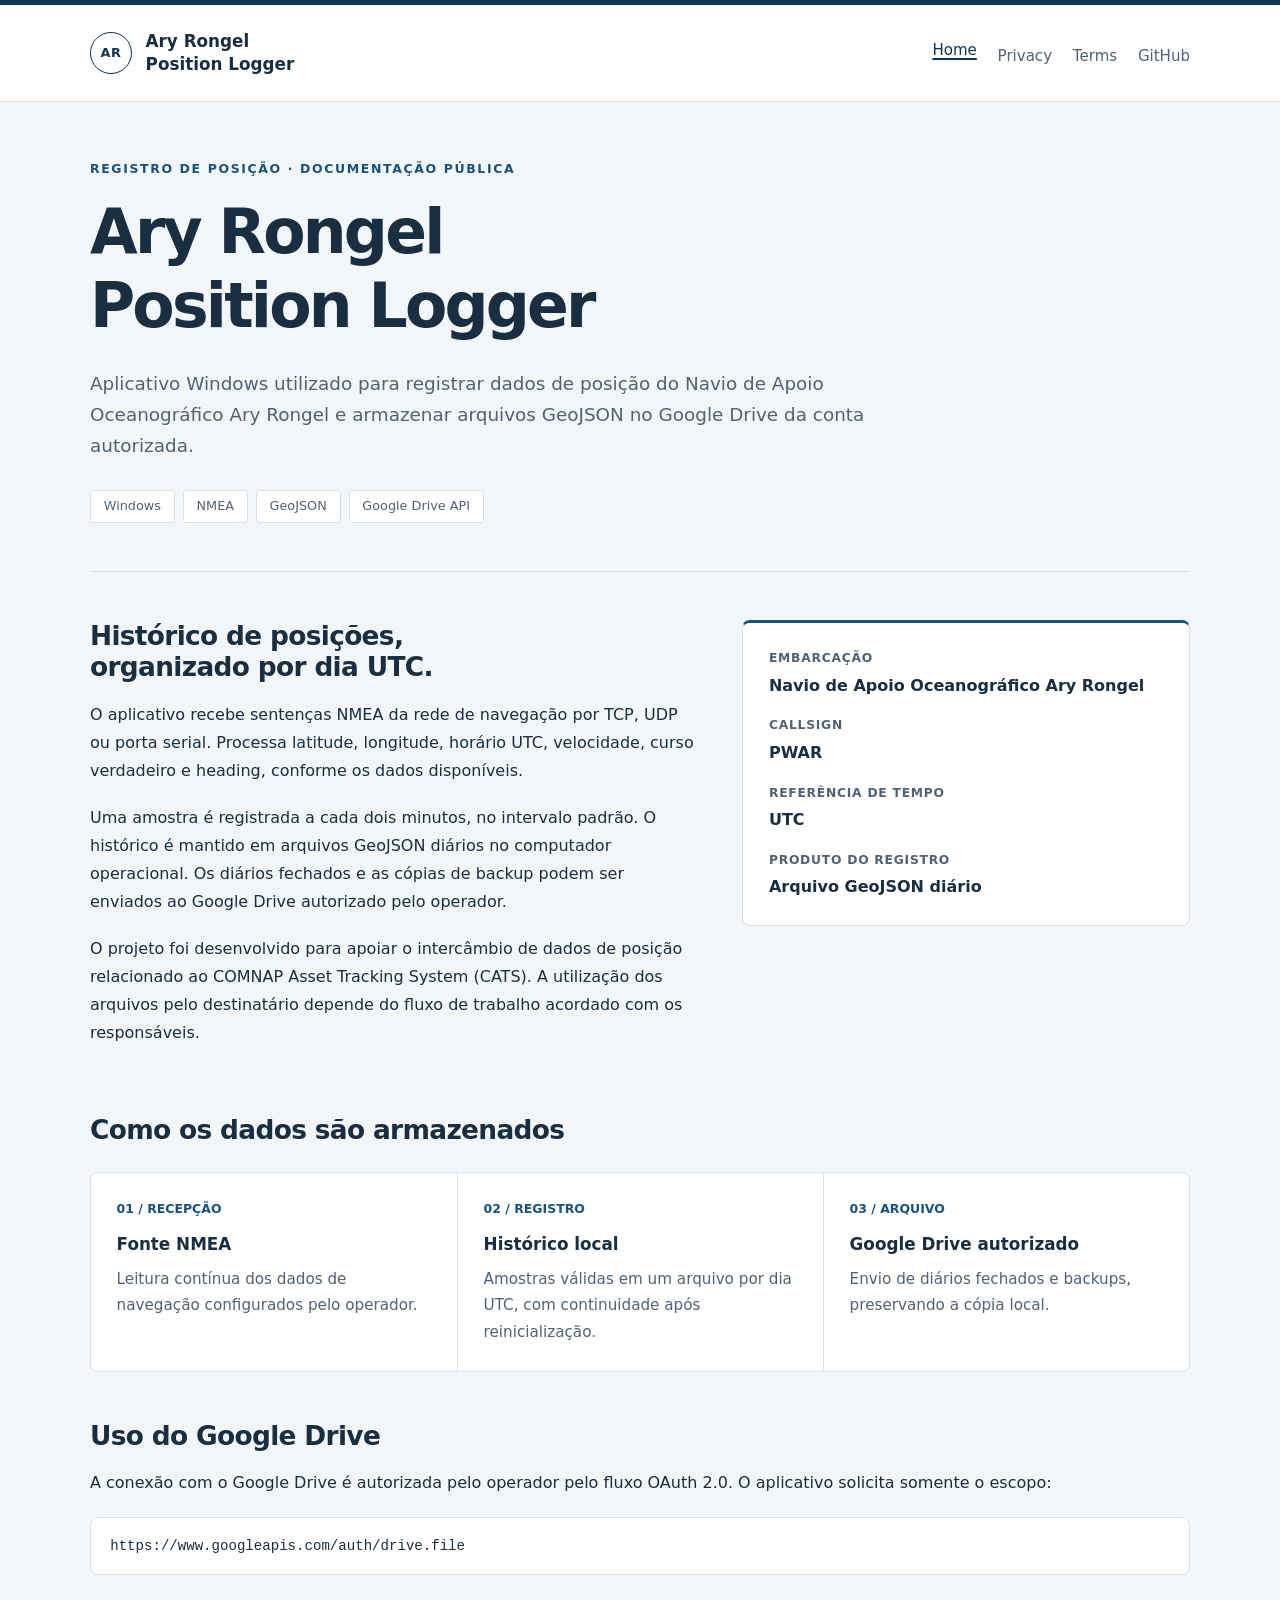
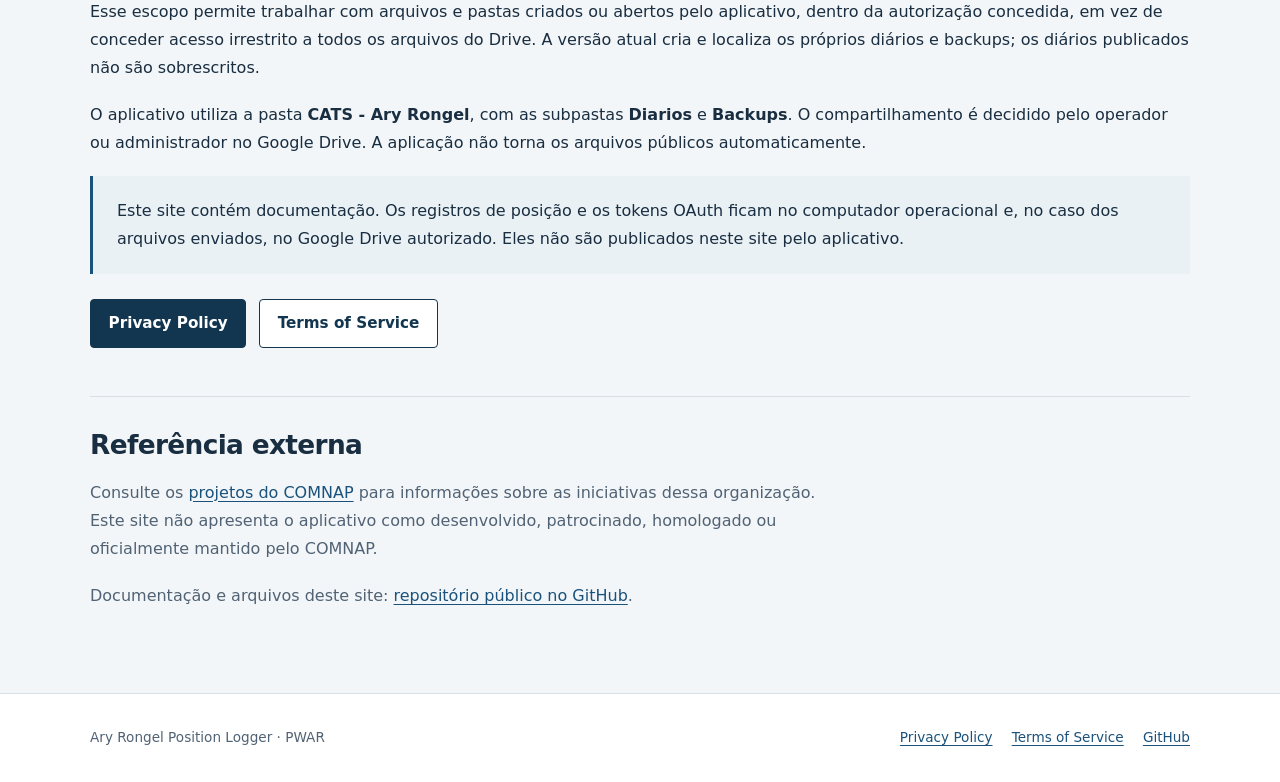
<file: index.html>
<!doctype html>
<html lang="pt-BR">
<head>
  <meta charset="utf-8">
  <meta name="viewport" content="width=device-width, initial-scale=1">
  <meta name="description" content="Documentação pública do Ary Rongel Position Logger: registro de posição NMEA, arquivos GeoJSON e armazenamento autorizado no Google Drive.">
  <title>Ary Rongel Position Logger</title>
  <link rel="stylesheet" href="styles.css">
</head>
<body>
  <a class="skip-link" href="#main">Ir para o conteúdo</a>
  <header class="site-header">
    <div class="container header-inner">
      <a class="brand" href="./"><span class="brand-mark" aria-hidden="true">AR</span><span>Ary Rongel<br>Position Logger</span></a>
      <nav aria-label="Navegação principal">
        <ul>
          <li><a href="./" aria-current="page">Home</a></li>
          <li><a href="privacy.html">Privacy</a></li>
          <li><a href="terms.html">Terms</a></li>
          <li><a href="https://github.com/Vtmathias/ary-rongel-position-logger-site">GitHub</a></li>
        </ul>
      </nav>
    </div>
  </header>
  <main id="main" class="container">
    <section class="hero" aria-labelledby="title">
      <p class="eyebrow">Registro de posição · documentação pública</p>
      <h1 id="title">Ary Rongel Position Logger</h1>
      <p class="lead">Aplicativo Windows utilizado para registrar dados de posição do Navio de Apoio Oceanográfico Ary Rongel e armazenar arquivos GeoJSON no Google Drive da conta autorizada.</p>
      <div class="tags" aria-label="Características"><span class="tag">Windows</span><span class="tag">NMEA</span><span class="tag">GeoJSON</span><span class="tag">Google Drive API</span></div>
    </section>

    <section class="section split" aria-labelledby="about">
      <div>
        <h2 id="about">Histórico de posições, organizado por dia UTC.</h2>
        <p>O aplicativo recebe sentenças NMEA da rede de navegação por TCP, UDP ou porta serial. Processa latitude, longitude, horário UTC, velocidade, curso verdadeiro e heading, conforme os dados disponíveis.</p>
        <p>Uma amostra é registrada a cada dois minutos, no intervalo padrão. O histórico é mantido em arquivos GeoJSON diários no computador operacional. Os diários fechados e as cópias de backup podem ser enviados ao Google Drive autorizado pelo operador.</p>
        <p>O projeto foi desenvolvido para apoiar o intercâmbio de dados de posição relacionado ao COMNAP Asset Tracking System (CATS). A utilização dos arquivos pelo destinatário depende do fluxo de trabalho acordado com os responsáveis.</p>
      </div>
      <dl class="identity">
        <dt>Embarcação</dt><dd>Navio de Apoio Oceanográfico Ary Rongel</dd>
        <dt>Callsign</dt><dd>PWAR</dd>
        <dt>Referência de tempo</dt><dd>UTC</dd>
        <dt>Produto do registro</dt><dd>Arquivo GeoJSON diário</dd>
      </dl>
    </section>

    <section class="section" aria-labelledby="workflow">
      <h2 id="workflow">Como os dados são armazenados</h2>
      <ol class="steps">
        <li><span class="step-number">01 / RECEPÇÃO</span><h3>Fonte NMEA</h3><p>Leitura contínua dos dados de navegação configurados pelo operador.</p></li>
        <li><span class="step-number">02 / REGISTRO</span><h3>Histórico local</h3><p>Amostras válidas em um arquivo por dia UTC, com continuidade após reinicialização.</p></li>
        <li><span class="step-number">03 / ARQUIVO</span><h3>Google Drive autorizado</h3><p>Envio de diários fechados e backups, preservando a cópia local.</p></li>
      </ol>
    </section>

    <section class="section" aria-labelledby="drive">
      <h2 id="drive">Uso do Google Drive</h2>
      <p>A conexão com o Google Drive é autorizada pelo operador pelo fluxo OAuth 2.0. O aplicativo solicita somente o escopo:</p>
      <code class="scope">https://www.googleapis.com/auth/drive.file</code>
      <p>Esse escopo permite trabalhar com arquivos e pastas criados ou abertos pelo aplicativo, dentro da autorização concedida, em vez de conceder acesso irrestrito a todos os arquivos do Drive. A versão atual cria e localiza os próprios diários e backups; os diários publicados não são sobrescritos.</p>
      <p>O aplicativo utiliza a pasta <strong>CATS - Ary Rongel</strong>, com as subpastas <strong>Diarios</strong> e <strong>Backups</strong>. O compartilhamento é decidido pelo operador ou administrador no Google Drive. A aplicação não torna os arquivos públicos automaticamente.</p>
      <div class="note"><p>Este site contém documentação. Os registros de posição e os tokens OAuth ficam no computador operacional e, no caso dos arquivos enviados, no Google Drive autorizado. Eles não são publicados neste site pelo aplicativo.</p></div>
      <div class="policy-links">
        <a class="button" href="privacy.html" lang="en">Privacy Policy</a>
        <a class="button secondary" href="terms.html" lang="en">Terms of Service</a>
      </div>
    </section>

    <section class="reference" aria-labelledby="reference">
      <h2 id="reference">Referência externa</h2>
      <p>Consulte os <a href="https://www.comnap.aq/projects">projetos do COMNAP</a> para informações sobre as iniciativas dessa organização. Este site não apresenta o aplicativo como desenvolvido, patrocinado, homologado ou oficialmente mantido pelo COMNAP.</p>
      <p>Documentação e arquivos deste site: <a href="https://github.com/Vtmathias/ary-rongel-position-logger-site">repositório público no GitHub</a>.</p>
    </section>
  </main>
  <footer class="site-footer">
    <div class="container footer-inner">
      <p>Ary Rongel Position Logger · PWAR</p>
      <div class="footer-links"><a href="privacy.html" lang="en">Privacy Policy</a><a href="terms.html" lang="en">Terms of Service</a><a href="https://github.com/Vtmathias/ary-rongel-position-logger-site">GitHub</a></div>
    </div>
  </footer>
</body>
</html>
</file>
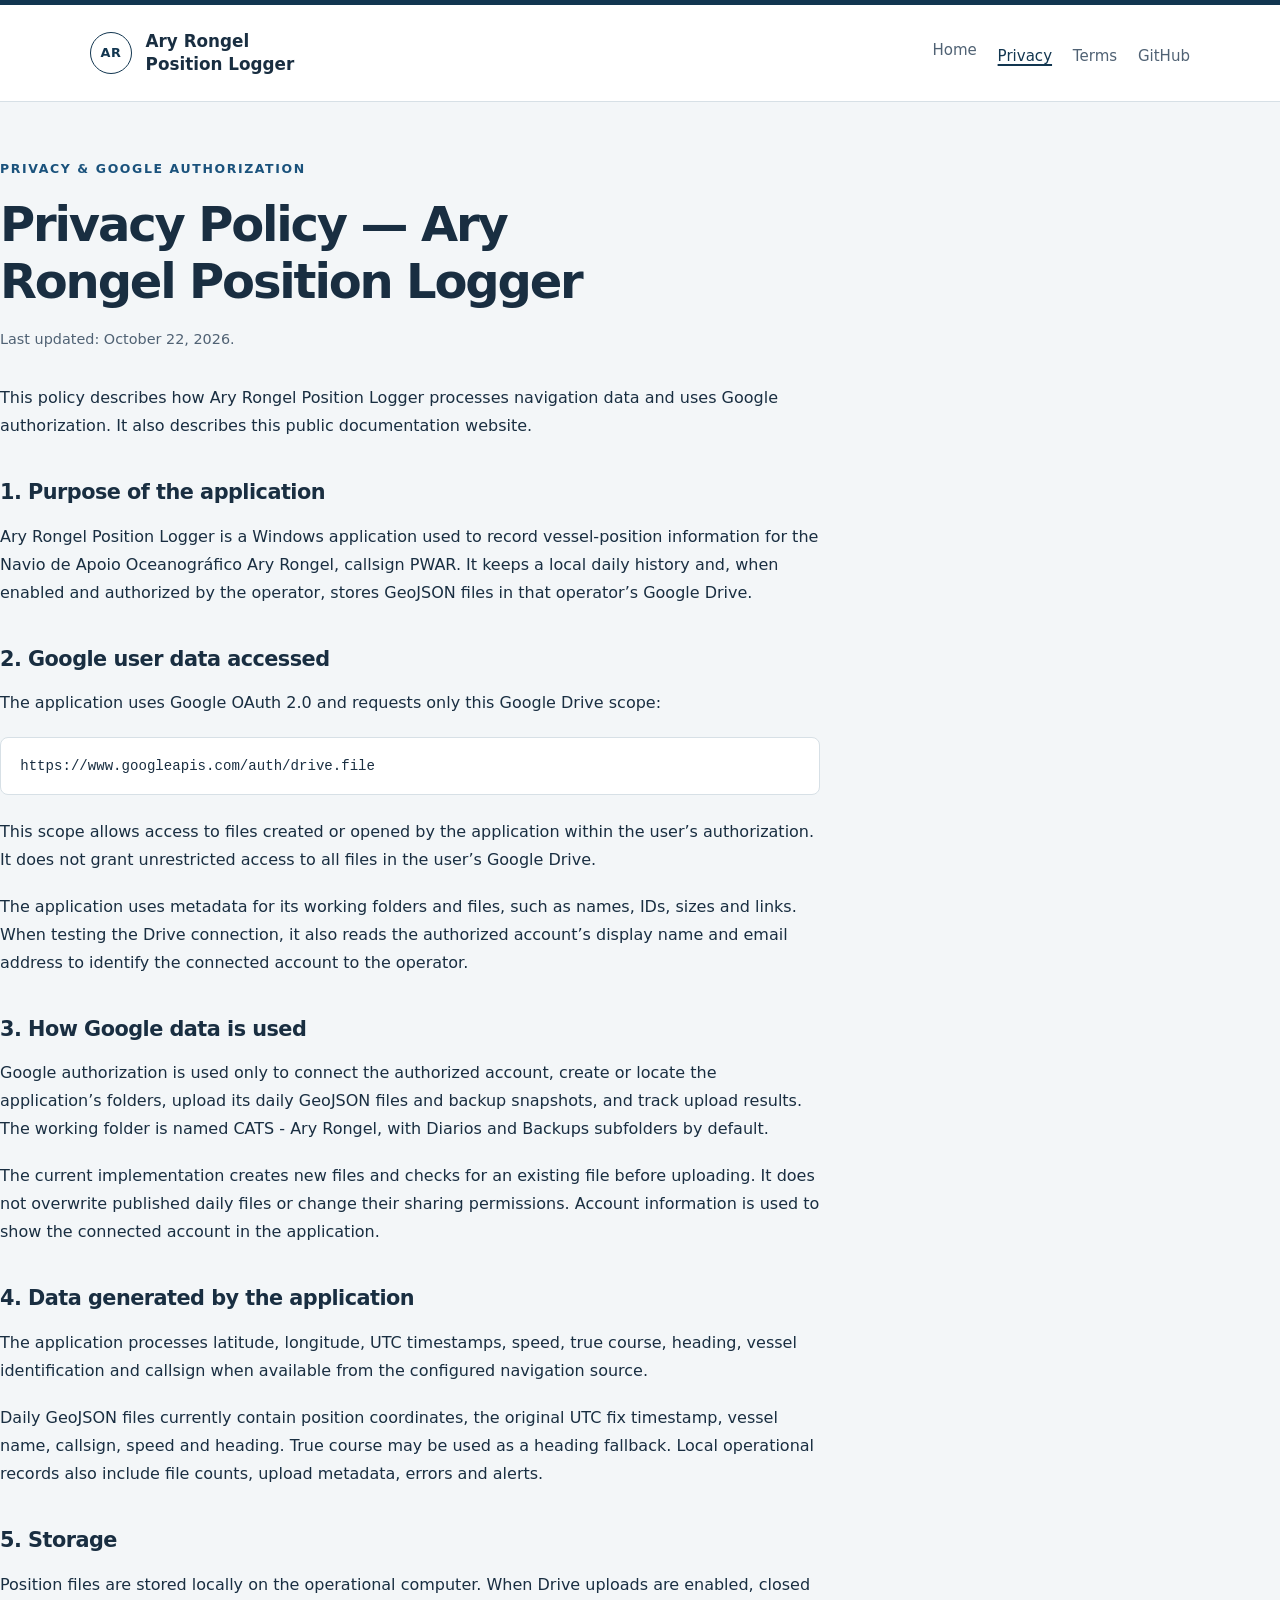
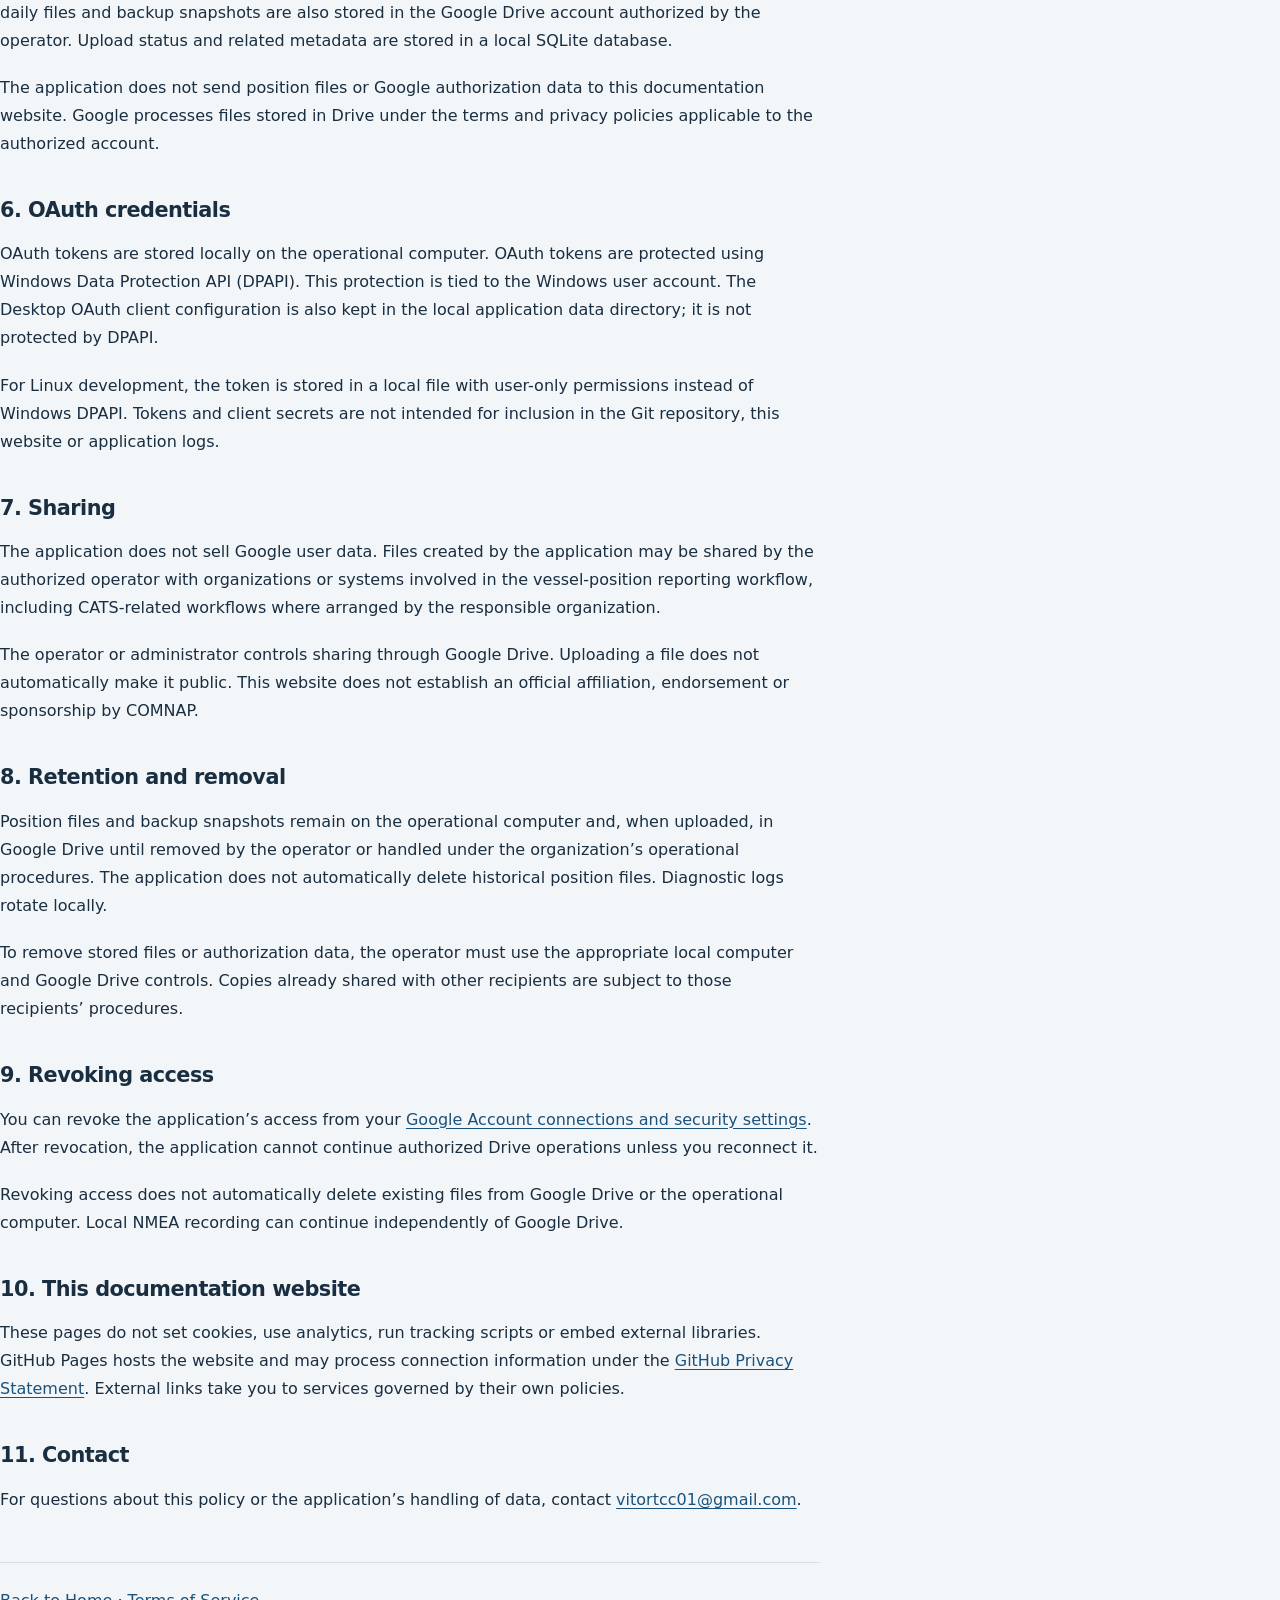
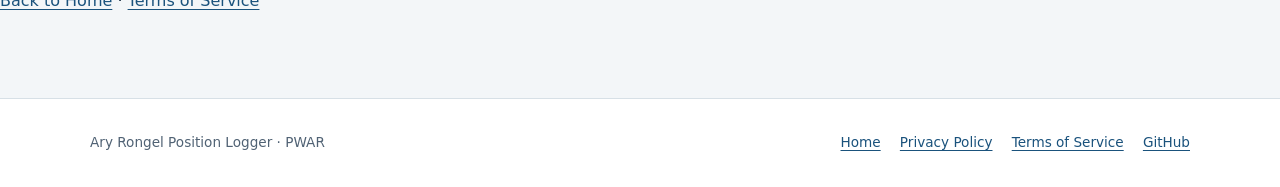
<file: privacy.html>
<!doctype html>
<html lang="en">
<head>
  <meta charset="utf-8">
  <meta name="viewport" content="width=device-width, initial-scale=1">
  <meta name="description" content="Privacy Policy for Ary Rongel Position Logger, including Google Drive access, local OAuth token protection, retention and operator-controlled sharing.">
  <title>Privacy Policy — Ary Rongel Position Logger</title>
  <link rel="stylesheet" href="styles.css">
</head>
<body>
  <a class="skip-link" href="#main">Skip to content</a>
  <header class="site-header">
    <div class="container header-inner">
      <a class="brand" href="./"><span class="brand-mark" aria-hidden="true">AR</span><span>Ary Rongel<br>Position Logger</span></a>
      <nav aria-label="Main navigation"><ul><li><a href="./">Home</a></li><li><a href="privacy.html" aria-current="page">Privacy</a></li><li><a href="terms.html">Terms</a></li><li><a href="https://github.com/Vtmathias/ary-rongel-position-logger-site">GitHub</a></li></ul></nav>
    </div>
  </header>
  <main id="main" class="document">
    <p class="eyebrow">Privacy &amp; Google authorization</p>
    <h1>Privacy Policy — Ary Rongel Position Logger</h1>
    <p class="date">Last updated: October 22, 2026.</p>
    <p>This policy describes how Ary Rongel Position Logger processes navigation data and uses Google authorization. It also describes this public documentation website.</p>

    <section aria-labelledby="purpose"><h2 id="purpose">1. Purpose of the application</h2>
      <p>Ary Rongel Position Logger is a Windows application used to record vessel-position information for the Navio de Apoio Oceanográfico Ary Rongel, callsign PWAR. It keeps a local daily history and, when enabled and authorized by the operator, stores GeoJSON files in that operator’s Google Drive.</p>
    </section>
    <section aria-labelledby="google-data"><h2 id="google-data">2. Google user data accessed</h2>
      <p>The application uses Google OAuth 2.0 and requests only this Google Drive scope:</p>
      <code class="scope">https://www.googleapis.com/auth/drive.file</code>
      <p>This scope allows access to files created or opened by the application within the user’s authorization. It does not grant unrestricted access to all files in the user’s Google Drive.</p>
      <p>The application uses metadata for its working folders and files, such as names, IDs, sizes and links. When testing the Drive connection, it also reads the authorized account’s display name and email address to identify the connected account to the operator.</p>
    </section>
    <section aria-labelledby="use"><h2 id="use">3. How Google data is used</h2>
      <p>Google authorization is used only to connect the authorized account, create or locate the application’s folders, upload its daily GeoJSON files and backup snapshots, and track upload results. The working folder is named CATS - Ary Rongel, with Diarios and Backups subfolders by default.</p>
      <p>The current implementation creates new files and checks for an existing file before uploading. It does not overwrite published daily files or change their sharing permissions. Account information is used to show the connected account in the application.</p>
    </section>
    <section aria-labelledby="generated"><h2 id="generated">4. Data generated by the application</h2>
      <p>The application processes latitude, longitude, UTC timestamps, speed, true course, heading, vessel identification and callsign when available from the configured navigation source.</p>
      <p>Daily GeoJSON files currently contain position coordinates, the original UTC fix timestamp, vessel name, callsign, speed and heading. True course may be used as a heading fallback. Local operational records also include file counts, upload metadata, errors and alerts.</p>
    </section>
    <section aria-labelledby="storage"><h2 id="storage">5. Storage</h2>
      <p>Position files are stored locally on the operational computer. When Drive uploads are enabled, closed daily files and backup snapshots are also stored in the Google Drive account authorized by the operator. Upload status and related metadata are stored in a local SQLite database.</p>
      <p>The application does not send position files or Google authorization data to this documentation website. Google processes files stored in Drive under the terms and privacy policies applicable to the authorized account.</p>
    </section>
    <section aria-labelledby="credentials"><h2 id="credentials">6. OAuth credentials</h2>
      <p>OAuth tokens are stored locally on the operational computer. OAuth tokens are protected using Windows Data Protection API (DPAPI). This protection is tied to the Windows user account. The Desktop OAuth client configuration is also kept in the local application data directory; it is not protected by DPAPI.</p>
      <p>For Linux development, the token is stored in a local file with user-only permissions instead of Windows DPAPI. Tokens and client secrets are not intended for inclusion in the Git repository, this website or application logs.</p>
    </section>
    <section aria-labelledby="sharing"><h2 id="sharing">7. Sharing</h2>
      <p>The application does not sell Google user data. Files created by the application may be shared by the authorized operator with organizations or systems involved in the vessel-position reporting workflow, including CATS-related workflows where arranged by the responsible organization.</p>
      <p>The operator or administrator controls sharing through Google Drive. Uploading a file does not automatically make it public. This website does not establish an official affiliation, endorsement or sponsorship by COMNAP.</p>
    </section>
    <section aria-labelledby="retention"><h2 id="retention">8. Retention and removal</h2>
      <p>Position files and backup snapshots remain on the operational computer and, when uploaded, in Google Drive until removed by the operator or handled under the organization’s operational procedures. The application does not automatically delete historical position files. Diagnostic logs rotate locally.</p>
      <p>To remove stored files or authorization data, the operator must use the appropriate local computer and Google Drive controls. Copies already shared with other recipients are subject to those recipients’ procedures.</p>
    </section>
    <section aria-labelledby="revoke"><h2 id="revoke">9. Revoking access</h2>
      <p>You can revoke the application’s access from your <a href="https://myaccount.google.com/connections">Google Account connections and security settings</a>. After revocation, the application cannot continue authorized Drive operations unless you reconnect it.</p>
      <p>Revoking access does not automatically delete existing files from Google Drive or the operational computer. Local NMEA recording can continue independently of Google Drive.</p>
    </section>
    <section aria-labelledby="website"><h2 id="website">10. This documentation website</h2>
      <p>These pages do not set cookies, use analytics, run tracking scripts or embed external libraries. GitHub Pages hosts the website and may process connection information under the <a href="https://docs.github.com/en/site-policy/privacy-policies/github-general-privacy-statement">GitHub Privacy Statement</a>. External links take you to services governed by their own policies.</p>
    </section>
    <section aria-labelledby="contact"><h2 id="contact">11. Contact</h2>
      <p>For questions about this policy or the application’s handling of data, contact <a href="mailto:vitortcc01@gmail.com">vitortcc01@gmail.com</a>.</p>
    </section>
    <p class="back-link"><a href="./">Back to Home</a> · <a href="terms.html">Terms of Service</a></p>
  </main>
  <footer class="site-footer"><div class="container footer-inner"><p>Ary Rongel Position Logger · PWAR</p><div class="footer-links"><a href="./">Home</a><a href="privacy.html">Privacy Policy</a><a href="terms.html">Terms of Service</a><a href="https://github.com/Vtmathias/ary-rongel-position-logger-site">GitHub</a></div></div></footer>
</body>
</html>
</file>
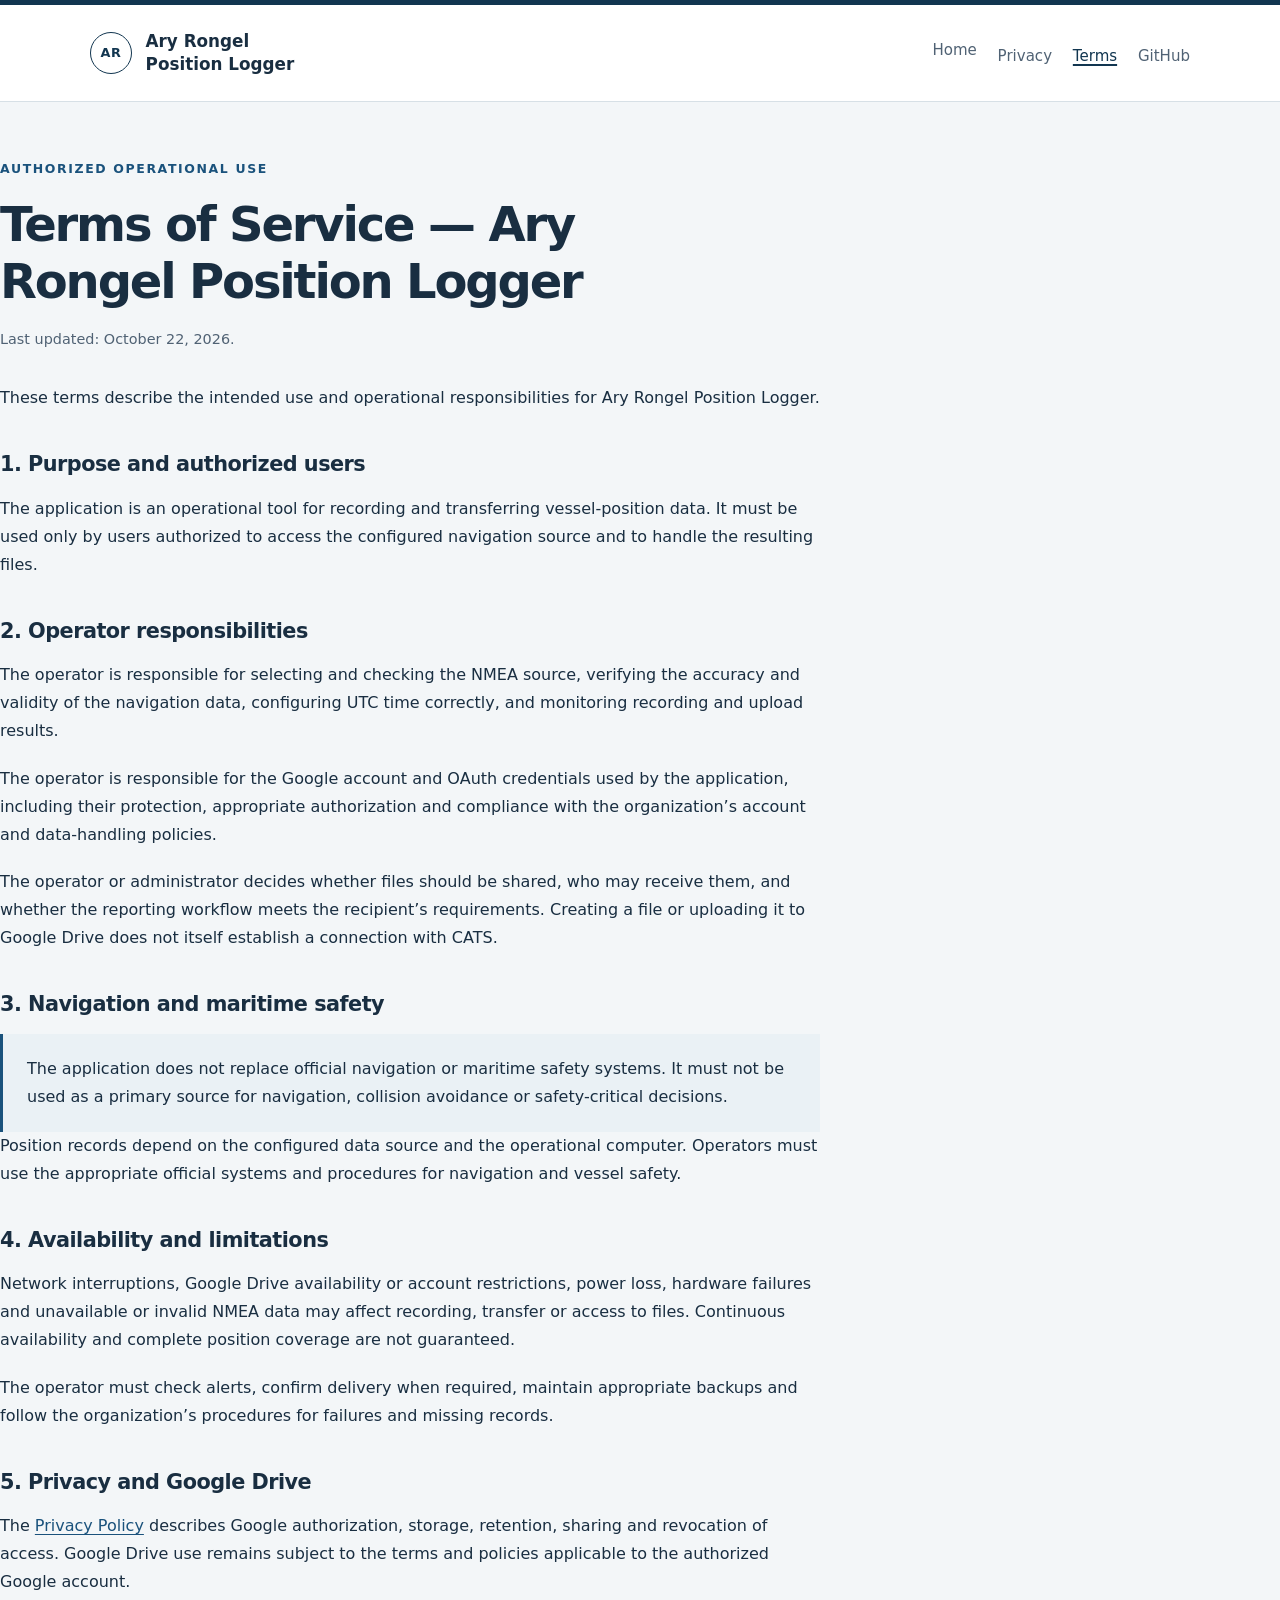
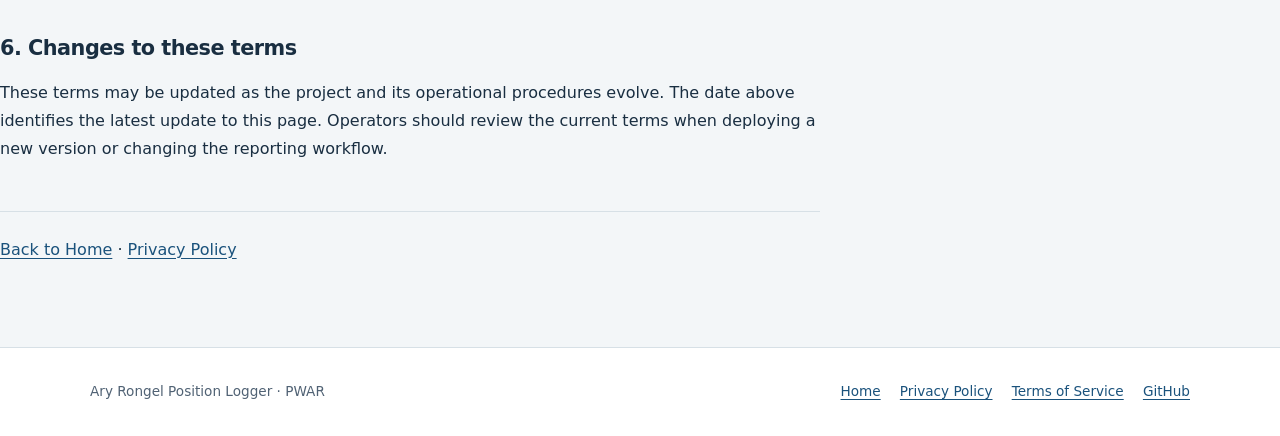
<file: terms.html>
<!doctype html>
<html lang="en">
<head>
  <meta charset="utf-8">
  <meta name="viewport" content="width=device-width, initial-scale=1">
  <meta name="description" content="Terms of Service for authorized operational use of Ary Rongel Position Logger and its vessel-position recording and Google Drive transfer functions.">
  <title>Terms of Service — Ary Rongel Position Logger</title>
  <link rel="stylesheet" href="styles.css">
</head>
<body>
  <a class="skip-link" href="#main">Skip to content</a>
  <header class="site-header">
    <div class="container header-inner">
      <a class="brand" href="./"><span class="brand-mark" aria-hidden="true">AR</span><span>Ary Rongel<br>Position Logger</span></a>
      <nav aria-label="Main navigation"><ul><li><a href="./">Home</a></li><li><a href="privacy.html">Privacy</a></li><li><a href="terms.html" aria-current="page">Terms</a></li><li><a href="https://github.com/Vtmathias/ary-rongel-position-logger-site">GitHub</a></li></ul></nav>
    </div>
  </header>
  <main id="main" class="document">
    <p class="eyebrow">Authorized operational use</p>
    <h1>Terms of Service — Ary Rongel Position Logger</h1>
    <p class="date">Last updated: October 22, 2026.</p>
    <p>These terms describe the intended use and operational responsibilities for Ary Rongel Position Logger.</p>

    <section aria-labelledby="purpose"><h2 id="purpose">1. Purpose and authorized users</h2>
      <p>The application is an operational tool for recording and transferring vessel-position data. It must be used only by users authorized to access the configured navigation source and to handle the resulting files.</p>
    </section>
    <section aria-labelledby="operator"><h2 id="operator">2. Operator responsibilities</h2>
      <p>The operator is responsible for selecting and checking the NMEA source, verifying the accuracy and validity of the navigation data, configuring UTC time correctly, and monitoring recording and upload results.</p>
      <p>The operator is responsible for the Google account and OAuth credentials used by the application, including their protection, appropriate authorization and compliance with the organization’s account and data-handling policies.</p>
      <p>The operator or administrator decides whether files should be shared, who may receive them, and whether the reporting workflow meets the recipient’s requirements. Creating a file or uploading it to Google Drive does not itself establish a connection with CATS.</p>
    </section>
    <section aria-labelledby="navigation"><h2 id="navigation">3. Navigation and maritime safety</h2>
      <div class="note"><p>The application does not replace official navigation or maritime safety systems. It must not be used as a primary source for navigation, collision avoidance or safety-critical decisions.</p></div>
      <p>Position records depend on the configured data source and the operational computer. Operators must use the appropriate official systems and procedures for navigation and vessel safety.</p>
    </section>
    <section aria-labelledby="availability"><h2 id="availability">4. Availability and limitations</h2>
      <p>Network interruptions, Google Drive availability or account restrictions, power loss, hardware failures and unavailable or invalid NMEA data may affect recording, transfer or access to files. Continuous availability and complete position coverage are not guaranteed.</p>
      <p>The operator must check alerts, confirm delivery when required, maintain appropriate backups and follow the organization’s procedures for failures and missing records.</p>
    </section>
    <section aria-labelledby="privacy"><h2 id="privacy">5. Privacy and Google Drive</h2>
      <p>The <a href="privacy.html">Privacy Policy</a> describes Google authorization, storage, retention, sharing and revocation of access. Google Drive use remains subject to the terms and policies applicable to the authorized Google account.</p>
    </section>
    <section aria-labelledby="changes"><h2 id="changes">6. Changes to these terms</h2>
      <p>These terms may be updated as the project and its operational procedures evolve. The date above identifies the latest update to this page. Operators should review the current terms when deploying a new version or changing the reporting workflow.</p>
    </section>
    <p class="back-link"><a href="./">Back to Home</a> · <a href="privacy.html">Privacy Policy</a></p>
  </main>
  <footer class="site-footer"><div class="container footer-inner"><p>Ary Rongel Position Logger · PWAR</p><div class="footer-links"><a href="./">Home</a><a href="privacy.html">Privacy Policy</a><a href="terms.html">Terms of Service</a><a href="https://github.com/Vtmathias/ary-rongel-position-logger-site">GitHub</a></div></div></footer>
</body>
</html>
</file>
<file: styles.css>
:root {
  color-scheme: light;
  --ink: #192e41;
  --muted: #506274;
  --blue: #1a527c;
  --navy: #123650;
  --paper: #ffffff;
  --ground: #f3f6f8;
  --line: #d7e0e6;
  --tint: #eaf1f5;
  --radius: 8px;
}

* { box-sizing: border-box; }
html { scroll-padding-top: 1.5rem; }
body {
  margin: 0;
  background: var(--ground);
  color: var(--ink);
  font-family: system-ui, -apple-system, "Segoe UI", sans-serif;
  font-size: 1rem;
  line-height: 1.75;
}
a { color: var(--blue); text-underline-offset: 0.2em; }
a:hover { text-decoration-thickness: 2px; }
a:focus-visible, button:focus-visible {
  outline: 3px solid #9b5b10;
  outline-offset: 5px;
  border-radius: 2px;
}
.skip-link {
  position: absolute;
  top: -6rem;
  left: 1rem;
  z-index: 2;
  padding: 0.6rem 1rem;
  background: var(--paper);
}
.skip-link:focus { top: 1rem; }
.container { width: min(100% - 3rem, 1100px); margin-inline: auto; }
.site-header { background: var(--paper); border-top: 5px solid var(--navy); border-bottom: 1px solid var(--line); }
.header-inner { display: flex; align-items: center; justify-content: space-between; gap: 1.5rem; min-height: 96px; }
.brand { display: flex; align-items: center; gap: 0.85rem; color: var(--ink); text-decoration: none; font-size: 1.05rem; font-weight: 700; line-height: 1.35; }
.brand-mark { display: grid; place-items: center; flex: 0 0 42px; width: 42px; height: 42px; border: 1px solid var(--navy); border-radius: 50%; color: var(--navy); font-size: 0.8rem; letter-spacing: 0.05em; }
nav ul { display: flex; flex-wrap: wrap; gap: 0.3rem 1.3rem; margin: 0; padding: 0; list-style: none; }
nav a { display: inline-block; padding: 0.4rem 0; color: var(--muted); text-decoration: none; font-size: 0.94rem; }
nav a:hover, nav a[aria-current="page"] { color: var(--navy); text-decoration: underline; text-decoration-thickness: 2px; }
main { padding-block: 3.5rem 4rem; }
.eyebrow { margin: 0 0 1rem; color: var(--blue); font-size: 0.78rem; font-weight: 700; letter-spacing: 0.13em; text-transform: uppercase; }
h1, h2, h3 { line-height: 1.2; text-wrap: balance; }
h1 { max-width: 850px; margin: 0 0 1.5rem; font-size: clamp(2.15rem, 5vw, 3.85rem); font-weight: 650; letter-spacing: -0.045em; }
h2 { margin: 0 0 1.1rem; font-size: 1.65rem; letter-spacing: -0.025em; }
h3 { margin: 0 0 0.7rem; font-size: 1.05rem; }
p { margin: 0 0 1.2rem; }
ul, ol { padding-left: 1.4rem; }
li + li { margin-top: 0.4rem; }
.lead { max-width: 780px; color: var(--muted); font-size: 1.15rem; line-height: 1.7; }
.hero { padding-bottom: 3rem; border-bottom: 1px solid var(--line); }
.tags { display: flex; flex-wrap: wrap; gap: 0.5rem; margin-top: 1.8rem; }
.tag { padding: 0.25rem 0.8rem; border: 1px solid var(--line); border-radius: 3px; color: var(--muted); background: var(--paper); font-size: 0.8rem; }
.section { padding-top: 3rem; }
.split { display: grid; grid-template-columns: 1.35fr 1fr; gap: 3rem; align-items: start; }
.identity { margin: 0; padding: 1.6rem; border: 1px solid var(--line); border-top: 3px solid var(--blue); border-radius: var(--radius); background: var(--paper); }
.identity dt { margin-top: 1.1rem; color: var(--muted); font-size: 0.77rem; font-weight: 600; letter-spacing: 0.06em; text-transform: uppercase; }
.identity dt:first-child { margin-top: 0; }
.identity dd { margin: 0.25rem 0 0; font-weight: 600; line-height: 1.5; }
.steps { display: grid; grid-template-columns: repeat(3, 1fr); gap: 0; margin: 1.6rem 0 0; padding: 0; border: 1px solid var(--line); border-radius: var(--radius); background: var(--paper); list-style: none; }
.steps li { margin: 0; padding: 1.6rem; }
.steps li + li { border-left: 1px solid var(--line); }
.step-number { display: block; margin-bottom: 0.9rem; color: var(--blue); font-size: 0.78rem; font-weight: 700; }
.steps p { margin: 0; color: var(--muted); font-size: 0.95rem; }
.note { padding: 1.3rem 1.5rem; border-left: 3px solid var(--blue); background: var(--tint); }
.note p:last-child { margin-bottom: 0; }
code { padding: 0.13em 0.35em; background: var(--tint); font-size: 0.88em; overflow-wrap: anywhere; }
.scope { display: block; margin-block: 1.1rem 1.4rem; padding: 1rem 1.2rem; border: 1px solid var(--line); border-radius: var(--radius); background: var(--paper); }
.policy-links { display: flex; flex-wrap: wrap; gap: 0.8rem; margin-top: 1.6rem; }
.button { display: inline-block; padding: 0.65rem 1.1rem; border: 1px solid var(--navy); border-radius: 4px; background: var(--navy); color: var(--paper); font-size: 0.95rem; font-weight: 600; text-decoration: none; }
.button.secondary { background: var(--paper); color: var(--navy); }
.button:hover { text-decoration: underline; }
.reference { margin-top: 3rem; padding-top: 2rem; border-top: 1px solid var(--line); }
.reference p { max-width: 760px; color: var(--muted); }
.document { width: min(100% - 3rem, 820px); }
.document h1 { font-size: clamp(2rem, 4.6vw, 3rem); }
.document section { margin-top: 2.5rem; }
.document h2 { font-size: 1.3rem; }
.document .date { margin: -0.5rem 0 2rem; color: var(--muted); font-size: 0.9rem; }
.back-link { margin-top: 3rem; padding-top: 1.5rem; border-top: 1px solid var(--line); }
.site-footer { padding: 2rem 0; border-top: 1px solid var(--line); background: var(--paper); color: var(--muted); font-size: 0.85rem; }
.footer-inner { display: flex; flex-wrap: wrap; gap: 1rem 2rem; justify-content: space-between; }
.site-footer p { margin: 0; }
.footer-links { display: flex; flex-wrap: wrap; gap: 0.5rem 1.2rem; }

@media (max-width: 720px) {
  .container, .document { width: min(100% - 2rem, 1100px); }
  .header-inner { flex-direction: column; align-items: flex-start; gap: 0.75rem; padding-block: 1.1rem; }
  .brand { font-size: 0.97rem; }
  nav ul { gap: 0.3rem 1.4rem; }
  main { padding-block: 2.5rem 3rem; }
  .hero { padding-bottom: 2rem; }
  .split { grid-template-columns: 1fr; gap: 1.5rem; }
  .section { padding-top: 2rem; }
  .steps { grid-template-columns: 1fr; }
  .steps li + li { border-left: 0; border-top: 1px solid var(--line); }
  .steps li { padding: 1.3rem; }
  .footer-inner { flex-direction: column; }
}
</file>
